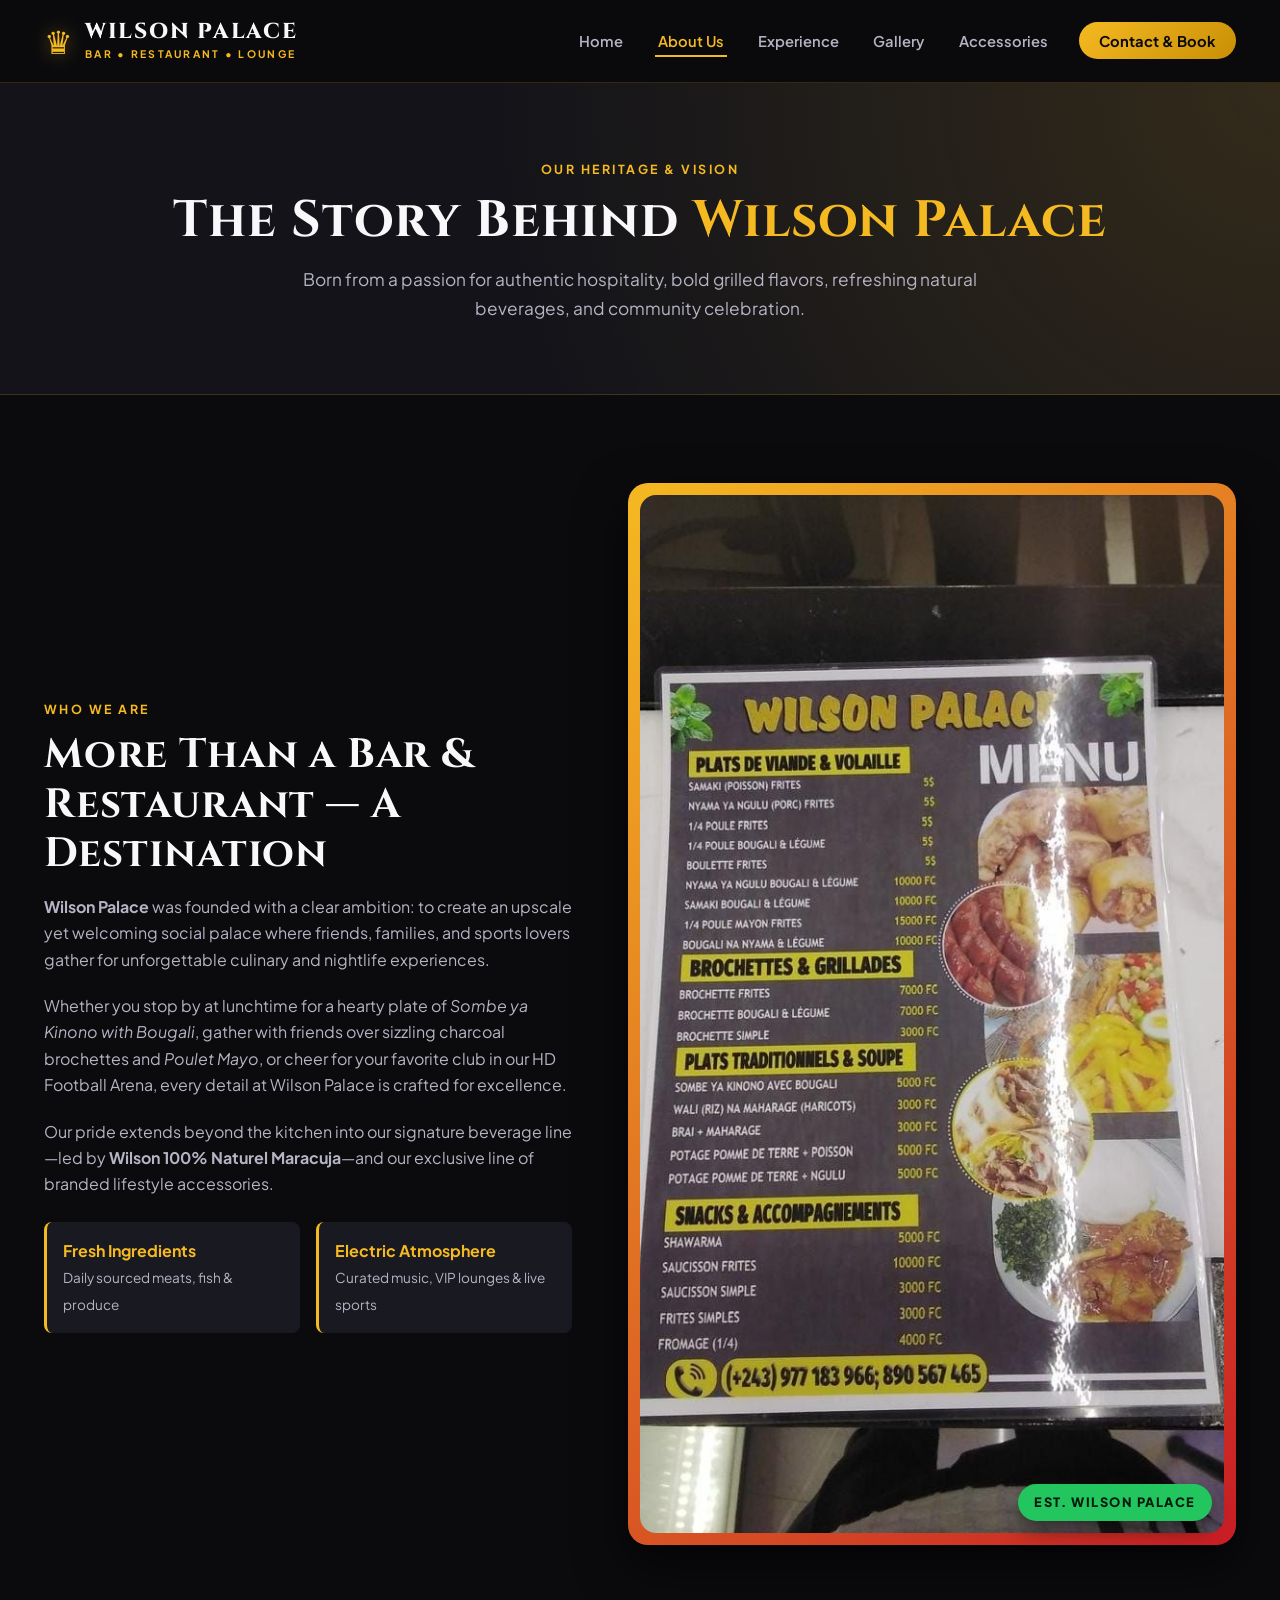
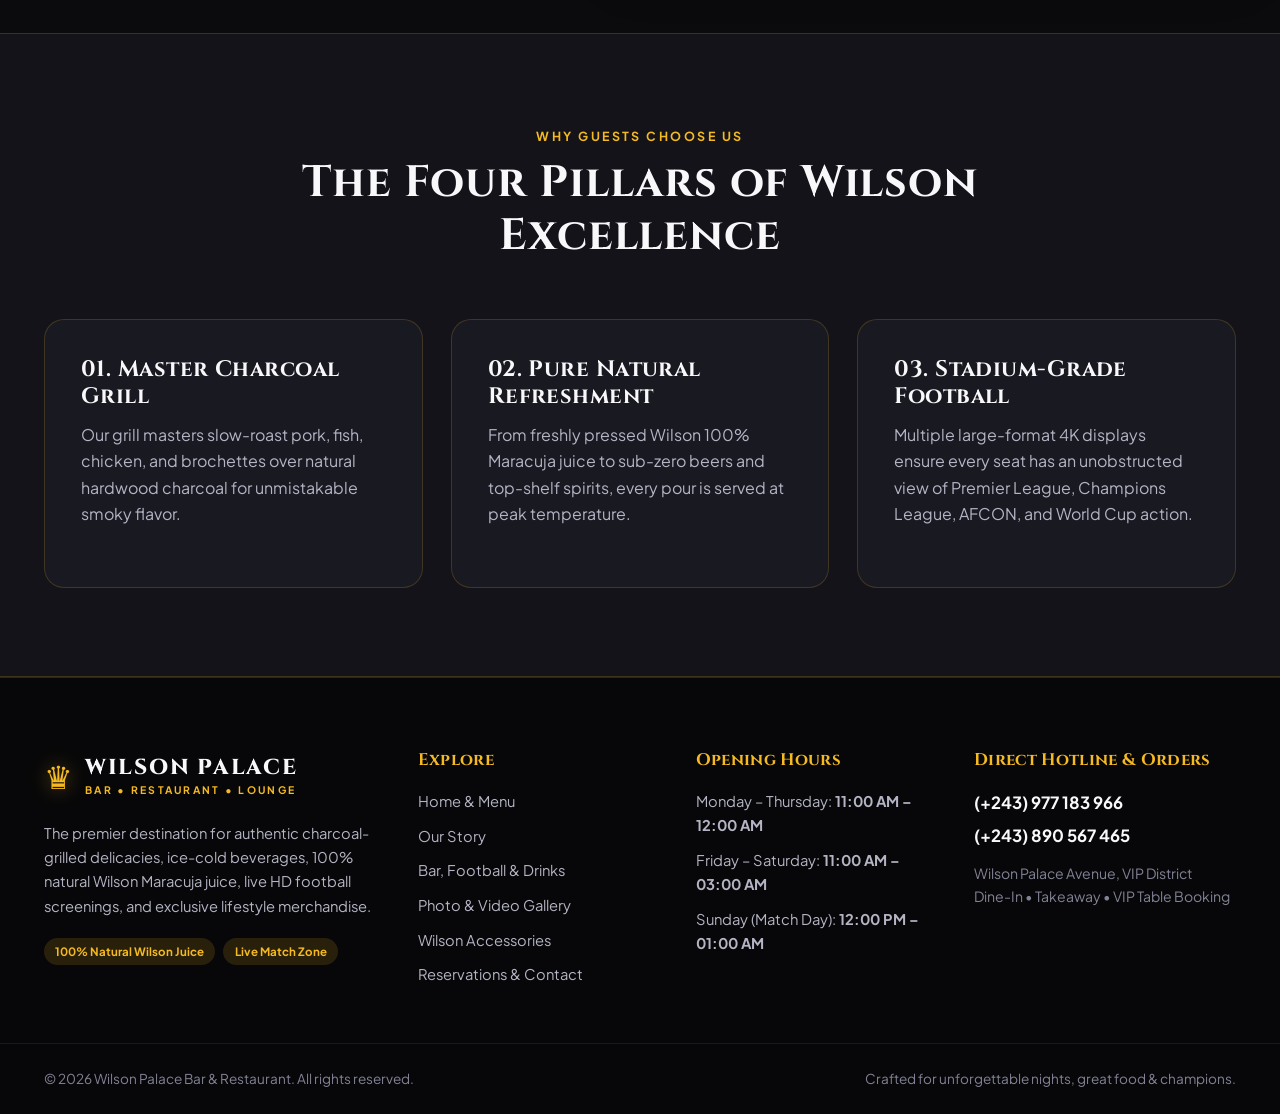
<file: about.html>
<!DOCTYPE html>
<html lang="en">
<head>
  <meta charset="UTF-8" />
  <meta name="viewport" content="width=device-width, initial-scale=1.0" />
  <meta name="description" content="Wilson Palace Bar & Restaurant — Premium grilled cuisine, signature cocktails, natural Wilson 100% Maracuja juice, live football screening lounge, and branded accessories." />
  <title>About Us — Our Story & Heritage | Wilson Palace Bar &amp; Restaurant</title>
  <link rel="preconnect" href="https://fonts.googleapis.com" />
  <link rel="preconnect" href="https://fonts.gstatic.com" crossorigin />
  <link href="https://fonts.googleapis.com/css2?family=Cinzel:wght@600;700;800&family=Plus+Jakarta+Sans:wght@300;400;500;600;700&display=swap" rel="stylesheet" />
  <link rel="stylesheet" href="styles.css" />
</head>
<body>
  <header class="site-header" id="top">
    <div class="container nav-container">
      <a href="Index.html" class="brand-logo" aria-label="Wilson Palace Home">
        <span class="crown-icon" aria-hidden="true">♛</span>
        <div class="brand-text">
          <span class="brand-name">WILSON PALACE</span>
          <span class="brand-tagline">BAR • RESTAURANT • LOUNGE</span>
        </div>
      </a>

      <button class="nav-toggle" id="navToggle" aria-label="Toggle Navigation" aria-expanded="false">
        <span></span>
        <span></span>
        <span></span>
      </button>

      <nav class="main-nav" id="mainNav">
        <ul>
          <li><a href="Index.html">Home</a></li>
          <li><a href="about.html" class="active">About Us</a></li>
          <li><a href="experience.html">Experience</a></li>
          <li><a href="gallery.html">Gallery</a></li>
          <li><a href="accessories.html">Accessories</a></li>
          <li><a href="contact me.html" class="nav-cta">Contact &amp; Book</a></li>
        </ul>
      </nav>
    </div>
  </header>

  <section class="page-banner">
    <div class="container">
      <span class="section-kicker">OUR HERITAGE &amp; VISION</span>
      <h1>The Story Behind <span class="text-gold">Wilson Palace</span></h1>
      <p>Born from a passion for authentic hospitality, bold grilled flavors, refreshing natural beverages, and community celebration.</p>
    </div>
  </section>

  <section class="section-padding">
    <div class="container split-layout">
      <div class="split-content">
        <span class="section-kicker">WHO WE ARE</span>
        <h2>More Than a Bar &amp; Restaurant — A Destination</h2>
        <p>
          <strong>Wilson Palace</strong> was founded with a clear ambition: to create an upscale yet welcoming social palace where friends, families, and sports lovers gather for unforgettable culinary and nightlife experiences.
        </p>
        <p>
          Whether you stop by at lunchtime for a hearty plate of <em>Sombe ya Kinono with Bougali</em>, gather with friends over sizzling charcoal brochettes and <em>Poulet Mayo</em>, or cheer for your favorite club in our HD Football Arena, every detail at Wilson Palace is crafted for excellence.
        </p>
        <p>
          Our pride extends beyond the kitchen into our signature beverage line—led by <strong>Wilson 100% Naturel Maracuja</strong>—and our exclusive line of branded lifestyle accessories.
        </p>

        <div class="values-row">
          <div class="value-pill">
            <strong>Fresh Ingredients</strong>
            <span>Daily sourced meats, fish &amp; produce</span>
          </div>
          <div class="value-pill">
            <strong>Electric Atmosphere</strong>
            <span>Curated music, VIP lounges &amp; live sports</span>
          </div>
        </div>
      </div>

      <div class="split-media">
        <div class="image-frame-gold">
          <img src="photo_2026-11-22_12-05-53.jpg" alt="Wilson Palace Official Menu Showcase" />
          <div class="floating-seal">EST. WILSON PALACE</div>
        </div>
      </div>
    </div>
  </section>

  <section class="section-padding dark-alt-bg">
    <div class="container">
      <div class="section-header text-center">
        <span class="section-kicker">WHY GUESTS CHOOSE US</span>
        <h2>The Four Pillars of Wilson Excellence</h2>
      </div>

      <div class="pillars-grid">
        <div class="pillar-card">
          <h3>01. Master Charcoal Grill</h3>
          <p>Our grill masters slow-roast pork, fish, chicken, and brochettes over natural hardwood charcoal for unmistakable smoky flavor.</p>
        </div>
        <div class="pillar-card">
          <h3>02. Pure Natural Refreshment</h3>
          <p>From freshly pressed Wilson 100% Maracuja juice to sub-zero beers and top-shelf spirits, every pour is served at peak temperature.</p>
        </div>
        <div class="pillar-card">
          <h3>03. Stadium-Grade Football</h3>
          <p>Multiple large-format 4K displays ensure every seat has an unobstructed view of Premier League, Champions League, AFCON, and World Cup action.</p>
        </div>
      </div>
    </div>
  </section>

  <footer class="site-footer">
    <div class="container footer-grid">
      <div class="footer-brand">
        <a href="Index.html" class="brand-logo">
          <span class="crown-icon" aria-hidden="true">♛</span>
          <div class="brand-text">
            <span class="brand-name">WILSON PALACE</span>
            <span class="brand-tagline">BAR • RESTAURANT • LOUNGE</span>
          </div>
        </a>
        <p class="footer-desc">
          The premier destination for authentic charcoal-grilled delicacies, ice-cold beverages, 100% natural Wilson Maracuja juice, live HD football screenings, and exclusive lifestyle merchandise.
        </p>
        <div class="footer-badges">
          <span class="badge-pill">100% Natural Wilson Juice</span>
          <span class="badge-pill">Live Match Zone</span>
        </div>
      </div>

      <div class="footer-links">
        <h4>Explore</h4>
        <ul>
          <li><a href="Index.html">Home &amp; Menu</a></li>
          <li><a href="about.html">Our Story</a></li>
          <li><a href="experience.html">Bar, Football &amp; Drinks</a></li>
          <li><a href="gallery.html">Photo &amp; Video Gallery</a></li>
          <li><a href="accessories.html">Wilson Accessories</a></li>
          <li><a href="contact me.html">Reservations &amp; Contact</a></li>
        </ul>
      </div>

      <div class="footer-hours">
        <h4>Opening Hours</h4>
        <ul>
          <li><span>Monday – Thursday:</span> <strong>11:00 AM – 12:00 AM</strong></li>
          <li><span>Friday – Saturday:</span> <strong>11:00 AM – 03:00 AM</strong></li>
          <li><span>Sunday (Match Day):</span> <strong>12:00 PM – 01:00 AM</strong></li>
        </ul>
      </div>

      <div class="footer-contact">
        <h4>Direct Hotline &amp; Orders</h4>
        <p class="hotline-number"><a href="tel:+243977183966">(+243) 977 183 966</a></p>
        <p class="hotline-number"><a href="tel:+243890567465">(+243) 890 567 465</a></p>
        <p class="footer-address">Wilson Palace Avenue, VIP District<br />Dine-In • Takeaway • VIP Table Booking</p>
      </div>
    </div>

    <div class="footer-bottom">
      <div class="container footer-bottom-inner">
        <p>&copy; 2026 Wilson Palace Bar &amp; Restaurant. All rights reserved.</p>
        <p>Crafted for unforgettable nights, great food &amp; champions.</p>
      </div>
    </div>
  </footer>

  <script>
    const navToggle = document.getElementById('navToggle');
    const mainNav = document.getElementById('mainNav');
    if (navToggle && mainNav) {
      navToggle.addEventListener('click', () => {
        const expanded = navToggle.getAttribute('aria-expanded') === 'true';
        navToggle.setAttribute('aria-expanded', !expanded);
        mainNav.classList.toggle('open');
        navToggle.classList.toggle('open');
      });
    }

    window.addEventListener('scroll', () => {
      const header = document.querySelector('.site-header');
      if (header) {
        header.classList.toggle('scrolled', window.scrollY > 30);
      }
    });
  </script>
</body>
</html>
</file>
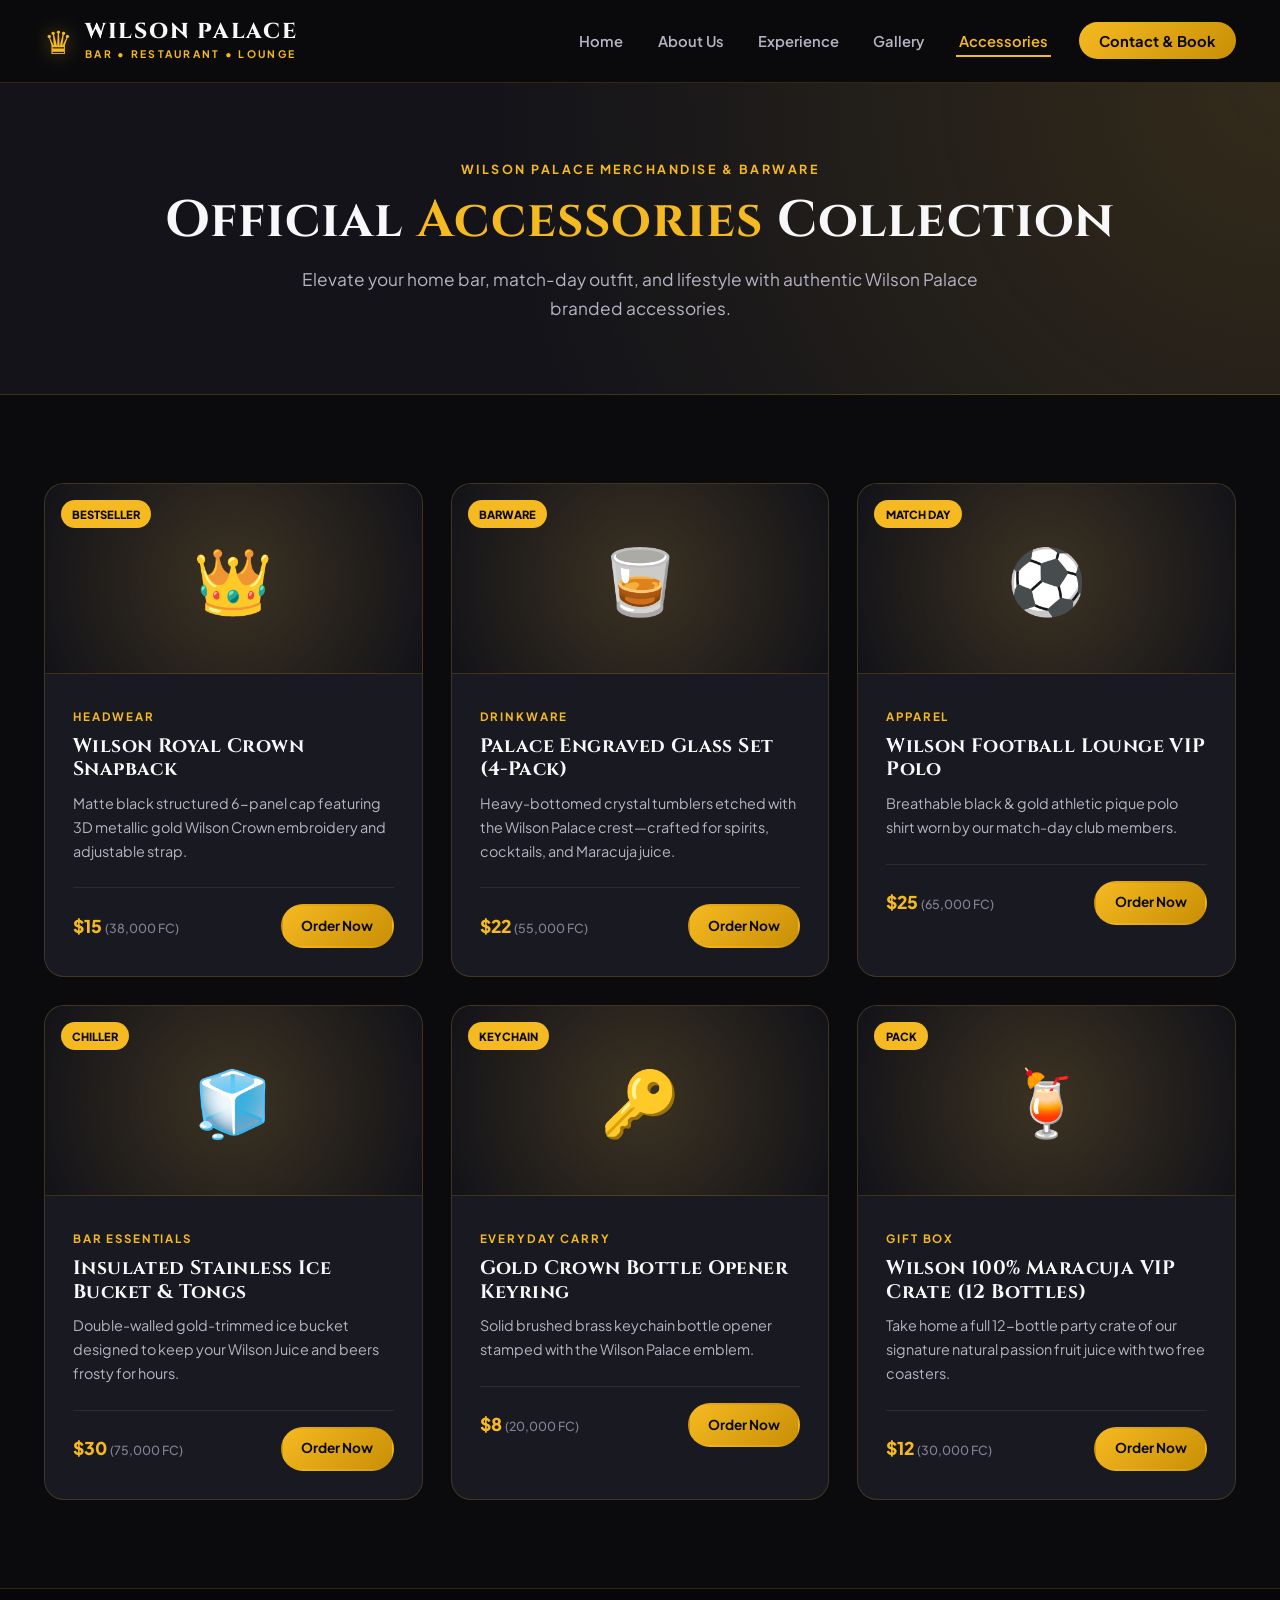
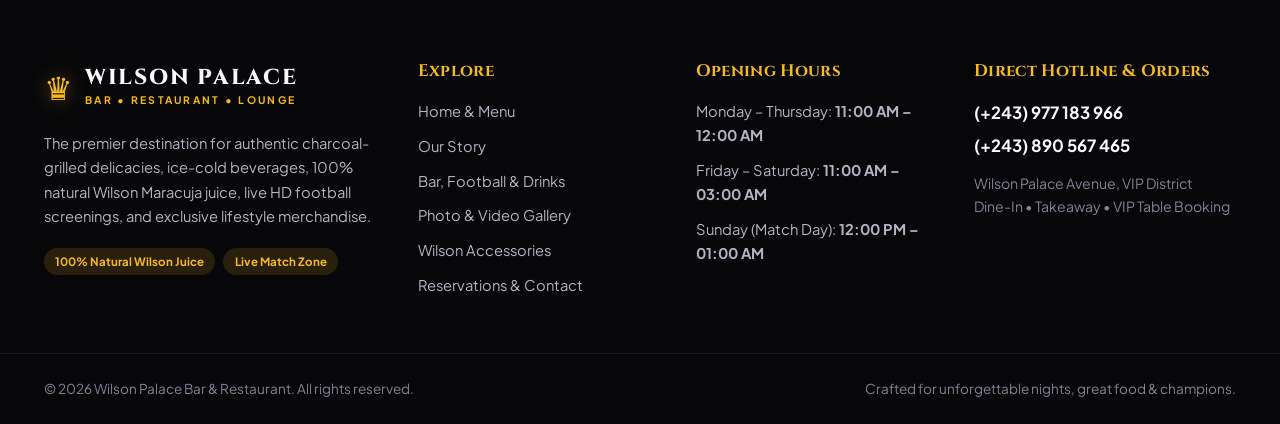
<file: accessories.html>
<!DOCTYPE html>
<html lang="en">
<head>
  <meta charset="UTF-8" />
  <meta name="viewport" content="width=device-width, initial-scale=1.0" />
  <meta name="description" content="Wilson Palace Bar & Restaurant — Premium grilled cuisine, signature cocktails, natural Wilson 100% Maracuja juice, live football screening lounge, and branded accessories." />
  <title>Accessories — Official Wilson Palace Store | Wilson Palace Bar &amp; Restaurant</title>
  <link rel="preconnect" href="https://fonts.googleapis.com" />
  <link rel="preconnect" href="https://fonts.gstatic.com" crossorigin />
  <link href="https://fonts.googleapis.com/css2?family=Cinzel:wght@600;700;800&family=Plus+Jakarta+Sans:wght@300;400;500;600;700&display=swap" rel="stylesheet" />
  <link rel="stylesheet" href="styles.css" />
</head>
<body>
  <header class="site-header" id="top">
    <div class="container nav-container">
      <a href="Index.html" class="brand-logo" aria-label="Wilson Palace Home">
        <span class="crown-icon" aria-hidden="true">♛</span>
        <div class="brand-text">
          <span class="brand-name">WILSON PALACE</span>
          <span class="brand-tagline">BAR • RESTAURANT • LOUNGE</span>
        </div>
      </a>

      <button class="nav-toggle" id="navToggle" aria-label="Toggle Navigation" aria-expanded="false">
        <span></span>
        <span></span>
        <span></span>
      </button>

      <nav class="main-nav" id="mainNav">
        <ul>
          <li><a href="Index.html">Home</a></li>
          <li><a href="about.html">About Us</a></li>
          <li><a href="experience.html">Experience</a></li>
          <li><a href="gallery.html">Gallery</a></li>
          <li><a href="accessories.html" class="active">Accessories</a></li>
          <li><a href="contact me.html" class="nav-cta">Contact &amp; Book</a></li>
        </ul>
      </nav>
    </div>
  </header>

  <section class="page-banner">
    <div class="container">
      <span class="section-kicker">WILSON PALACE MERCHANDISE &amp; BARWARE</span>
      <h1>Official <span class="text-gold">Accessories</span> Collection</h1>
      <p>Elevate your home bar, match-day outfit, and lifestyle with authentic Wilson Palace branded accessories.</p>
    </div>
  </section>

  <section class="section-padding">
    <div class="container">
      <div class="products-grid">
        <article class="product-card">
          <div class="product-visual">
            <span class="product-badge">BESTSELLER</span>
            <div class="product-emoji">👑</div>
          </div>
          <div class="product-body">
            <span class="product-cat">HEADWEAR</span>
            <h3>Wilson Royal Crown Snapback</h3>
            <p>Matte black structured 6-panel cap featuring 3D metallic gold Wilson Crown embroidery and adjustable strap.</p>
            <div class="product-footer">
              <span class="product-price">$15 <small>(38,000 FC)</small></span>
              <a href="contact me.html?item=Royal+Crown+Snapback" class="btn btn-sm btn-primary">Order Now</a>
            </div>
          </div>
        </article>

        <article class="product-card">
          <div class="product-visual">
            <span class="product-badge">BARWARE</span>
            <div class="product-emoji">🥃</div>
          </div>
          <div class="product-body">
            <span class="product-cat">DRINKWARE</span>
            <h3>Palace Engraved Glass Set (4-Pack)</h3>
            <p>Heavy-bottomed crystal tumblers etched with the Wilson Palace crest—crafted for spirits, cocktails, and Maracuja juice.</p>
            <div class="product-footer">
              <span class="product-price">$22 <small>(55,000 FC)</small></span>
              <a href="contact me.html?item=Engraved+Glass+Set" class="btn btn-sm btn-primary">Order Now</a>
            </div>
          </div>
        </article>

        <article class="product-card">
          <div class="product-visual">
            <span class="product-badge">MATCH DAY</span>
            <div class="product-emoji">⚽</div>
          </div>
          <div class="product-body">
            <span class="product-cat">APPAREL</span>
            <h3>Wilson Football Lounge VIP Polo</h3>
            <p>Breathable black &amp; gold athletic pique polo shirt worn by our match-day club members.</p>
            <div class="product-footer">
              <span class="product-price">$25 <small>(65,000 FC)</small></span>
              <a href="contact me.html?item=Football+Lounge+VIP+Polo" class="btn btn-sm btn-primary">Order Now</a>
            </div>
          </div>
        </article>

        <article class="product-card">
          <div class="product-visual">
            <span class="product-badge">CHILLER</span>
            <div class="product-emoji">🧊</div>
          </div>
          <div class="product-body">
            <span class="product-cat">BAR ESSENTIALS</span>
            <h3>Insulated Stainless Ice Bucket &amp; Tongs</h3>
            <p>Double-walled gold-trimmed ice bucket designed to keep your Wilson Juice and beers frosty for hours.</p>
            <div class="product-footer">
              <span class="product-price">$30 <small>(75,000 FC)</small></span>
              <a href="contact me.html?item=Insulated+Ice+Bucket" class="btn btn-sm btn-primary">Order Now</a>
            </div>
          </div>
        </article>

        <article class="product-card">
          <div class="product-visual">
            <span class="product-badge">KEYCHAIN</span>
            <div class="product-emoji">🔑</div>
          </div>
          <div class="product-body">
            <span class="product-cat">EVERYDAY CARRY</span>
            <h3>Gold Crown Bottle Opener Keyring</h3>
            <p>Solid brushed brass keychain bottle opener stamped with the Wilson Palace emblem.</p>
            <div class="product-footer">
              <span class="product-price">$8 <small>(20,000 FC)</small></span>
              <a href="contact me.html?item=Bottle+Opener+Keyring" class="btn btn-sm btn-primary">Order Now</a>
            </div>
          </div>
        </article>

        <article class="product-card">
          <div class="product-visual">
            <span class="product-badge">PACK</span>
            <div class="product-emoji">🍹</div>
          </div>
          <div class="product-body">
            <span class="product-cat">GIFT BOX</span>
            <h3>Wilson 100% Maracuja VIP Crate (12 Bottles)</h3>
            <p>Take home a full 12-bottle party crate of our signature natural passion fruit juice with two free coasters.</p>
            <div class="product-footer">
              <span class="product-price">$12 <small>(30,000 FC)</small></span>
              <a href="contact me.html?item=Maracuja+VIP+Crate" class="btn btn-sm btn-primary">Order Now</a>
            </div>
          </div>
        </article>
      </div>
    </div>
  </section>

  <footer class="site-footer">
    <div class="container footer-grid">
      <div class="footer-brand">
        <a href="Index.html" class="brand-logo">
          <span class="crown-icon" aria-hidden="true">♛</span>
          <div class="brand-text">
            <span class="brand-name">WILSON PALACE</span>
            <span class="brand-tagline">BAR • RESTAURANT • LOUNGE</span>
          </div>
        </a>
        <p class="footer-desc">
          The premier destination for authentic charcoal-grilled delicacies, ice-cold beverages, 100% natural Wilson Maracuja juice, live HD football screenings, and exclusive lifestyle merchandise.
        </p>
        <div class="footer-badges">
          <span class="badge-pill">100% Natural Wilson Juice</span>
          <span class="badge-pill">Live Match Zone</span>
        </div>
      </div>

      <div class="footer-links">
        <h4>Explore</h4>
        <ul>
          <li><a href="Index.html">Home &amp; Menu</a></li>
          <li><a href="about.html">Our Story</a></li>
          <li><a href="experience.html">Bar, Football &amp; Drinks</a></li>
          <li><a href="gallery.html">Photo &amp; Video Gallery</a></li>
          <li><a href="accessories.html">Wilson Accessories</a></li>
          <li><a href="contact me.html">Reservations &amp; Contact</a></li>
        </ul>
      </div>

      <div class="footer-hours">
        <h4>Opening Hours</h4>
        <ul>
          <li><span>Monday – Thursday:</span> <strong>11:00 AM – 12:00 AM</strong></li>
          <li><span>Friday – Saturday:</span> <strong>11:00 AM – 03:00 AM</strong></li>
          <li><span>Sunday (Match Day):</span> <strong>12:00 PM – 01:00 AM</strong></li>
        </ul>
      </div>

      <div class="footer-contact">
        <h4>Direct Hotline &amp; Orders</h4>
        <p class="hotline-number"><a href="tel:+243977183966">(+243) 977 183 966</a></p>
        <p class="hotline-number"><a href="tel:+243890567465">(+243) 890 567 465</a></p>
        <p class="footer-address">Wilson Palace Avenue, VIP District<br />Dine-In • Takeaway • VIP Table Booking</p>
      </div>
    </div>

    <div class="footer-bottom">
      <div class="container footer-bottom-inner">
        <p>&copy; 2026 Wilson Palace Bar &amp; Restaurant. All rights reserved.</p>
        <p>Crafted for unforgettable nights, great food &amp; champions.</p>
      </div>
    </div>
  </footer>

  <script>
    const navToggle = document.getElementById('navToggle');
    const mainNav = document.getElementById('mainNav');
    if (navToggle && mainNav) {
      navToggle.addEventListener('click', () => {
        const expanded = navToggle.getAttribute('aria-expanded') === 'true';
        navToggle.setAttribute('aria-expanded', !expanded);
        mainNav.classList.toggle('open');
        navToggle.classList.toggle('open');
      });
    }

    window.addEventListener('scroll', () => {
      const header = document.querySelector('.site-header');
      if (header) {
        header.classList.toggle('scrolled', window.scrollY > 30);
      }
    });
  </script>
</body>
</html>
</file>
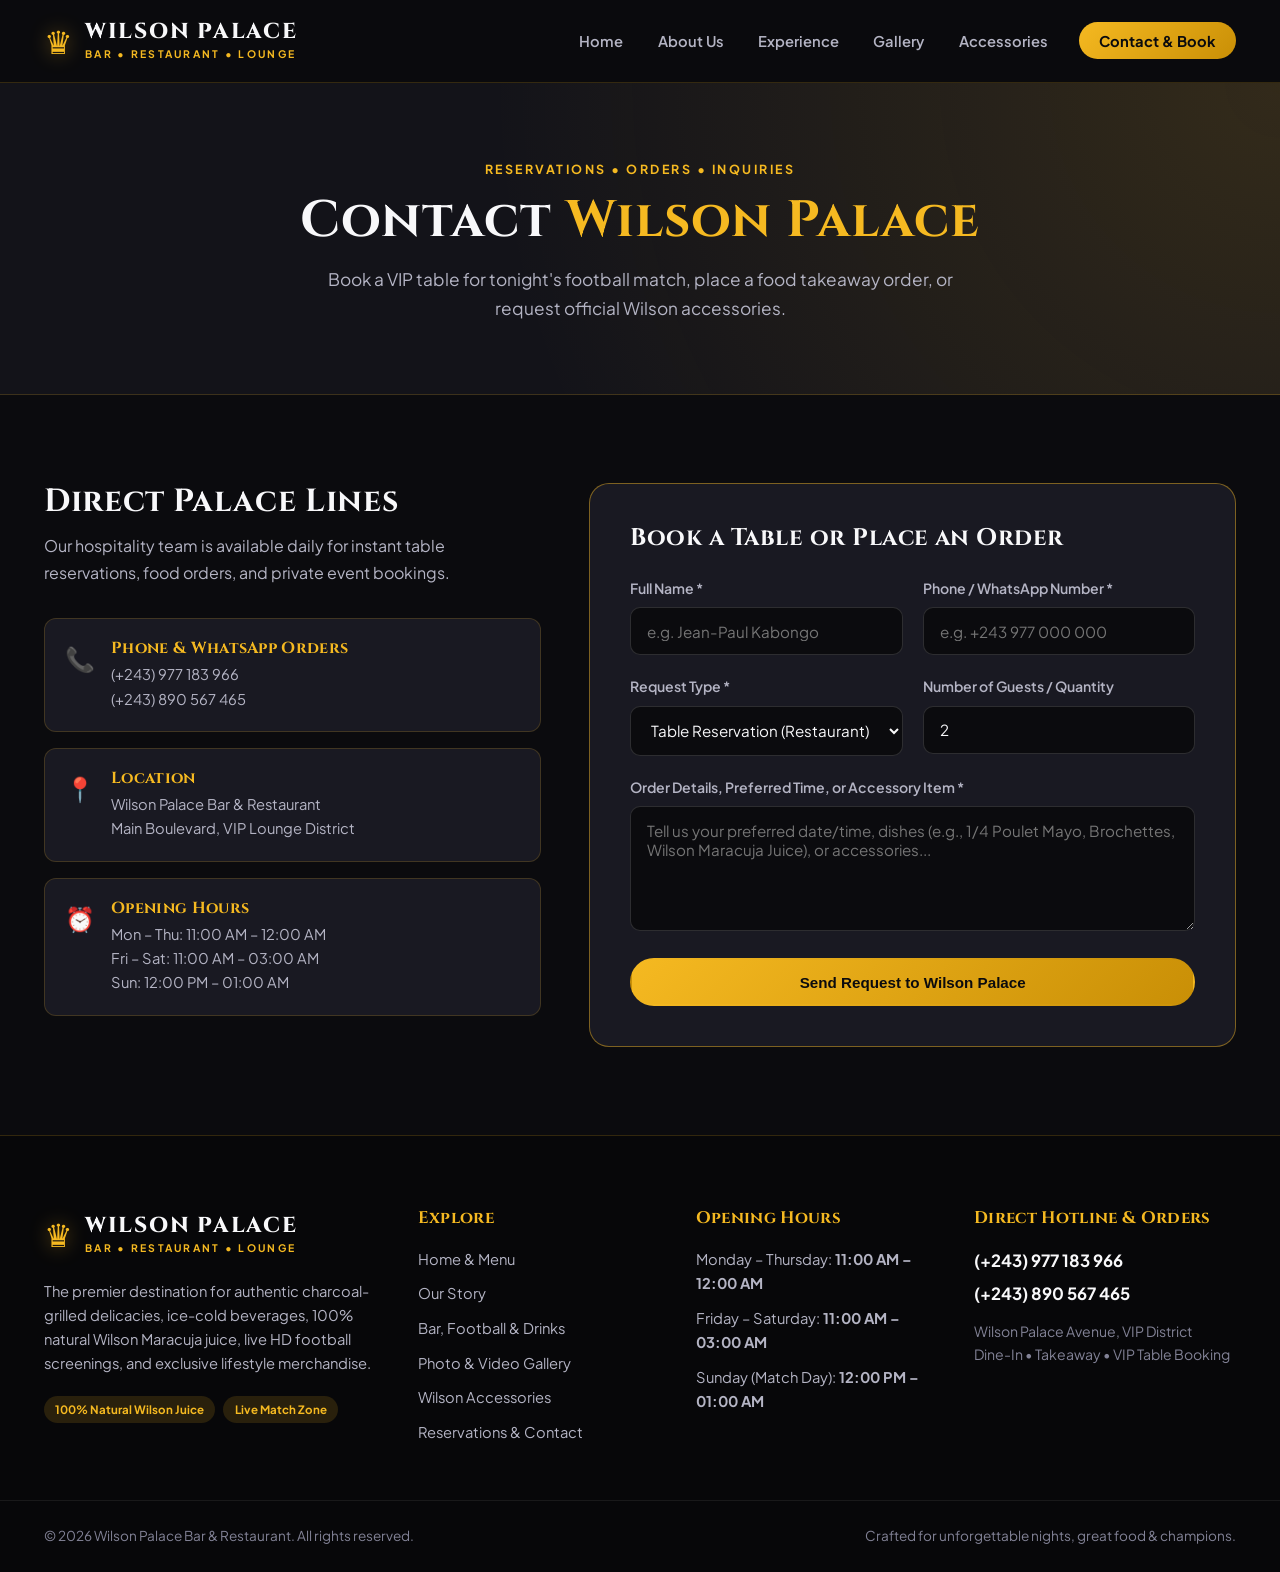
<file: contact me.html>
<!DOCTYPE html>
<html lang="en">
<head>
  <meta charset="UTF-8" />
  <meta name="viewport" content="width=device-width, initial-scale=1.0" />
  <meta name="description" content="Wilson Palace Bar & Restaurant — Premium grilled cuisine, signature cocktails, natural Wilson 100% Maracuja juice, live football screening lounge, and branded accessories." />
  <title>Contact & Reservations — Wilson Palace | Wilson Palace Bar &amp; Restaurant</title>
  <link rel="preconnect" href="https://fonts.googleapis.com" />
  <link rel="preconnect" href="https://fonts.gstatic.com" crossorigin />
  <link href="https://fonts.googleapis.com/css2?family=Cinzel:wght@600;700;800&family=Plus+Jakarta+Sans:wght@300;400;500;600;700&display=swap" rel="stylesheet" />
  <link rel="stylesheet" href="styles.css" />
</head>
<body>
  <header class="site-header" id="top">
    <div class="container nav-container">
      <a href="Index.html" class="brand-logo" aria-label="Wilson Palace Home">
        <span class="crown-icon" aria-hidden="true">♛</span>
        <div class="brand-text">
          <span class="brand-name">WILSON PALACE</span>
          <span class="brand-tagline">BAR • RESTAURANT • LOUNGE</span>
        </div>
      </a>

      <button class="nav-toggle" id="navToggle" aria-label="Toggle Navigation" aria-expanded="false">
        <span></span>
        <span></span>
        <span></span>
      </button>

      <nav class="main-nav" id="mainNav">
        <ul>
          <li><a href="Index.html">Home</a></li>
          <li><a href="about.html">About Us</a></li>
          <li><a href="experience.html">Experience</a></li>
          <li><a href="gallery.html">Gallery</a></li>
          <li><a href="accessories.html">Accessories</a></li>
          <li><a href="contact me.html" class="nav-cta active">Contact &amp; Book</a></li>
        </ul>
      </nav>
    </div>
  </header>

  <section class="page-banner">
    <div class="container">
      <span class="section-kicker">RESERVATIONS • ORDERS • INQUIRIES</span>
      <h1>Contact <span class="text-gold">Wilson Palace</span></h1>
      <p>Book a VIP table for tonight's football match, place a food takeaway order, or request official Wilson accessories.</p>
    </div>
  </section>

  <section class="section-padding">
    <div class="container contact-layout">
      <div class="contact-info-panel">
        <h2>Direct Palace Lines</h2>
        <p>Our hospitality team is available daily for instant table reservations, food orders, and private event bookings.</p>

        <div class="info-card">
          <span class="info-icon">📞</span>
          <div>
            <h4>Phone &amp; WhatsApp Orders</h4>
            <p><a href="tel:+243977183966">(+243) 977 183 966</a></p>
            <p><a href="tel:+243890567465">(+243) 890 567 465</a></p>
          </div>
        </div>

        <div class="info-card">
          <span class="info-icon">📍</span>
          <div>
            <h4>Location</h4>
            <p>Wilson Palace Bar &amp; Restaurant<br />Main Boulevard, VIP Lounge District</p>
          </div>
        </div>

        <div class="info-card">
          <span class="info-icon">⏰</span>
          <div>
            <h4>Opening Hours</h4>
            <p>Mon – Thu: 11:00 AM – 12:00 AM<br />Fri – Sat: 11:00 AM – 03:00 AM<br />Sun: 12:00 PM – 01:00 AM</p>
          </div>
        </div>
      </div>

      <div class="contact-form-card">
        <h2>Book a Table or Place an Order</h2>
        <form id="palaceContactForm" class="palace-form">
          <div class="form-row">
            <div class="form-group">
              <label for="fullName">Full Name *</label>
              <input type="text" id="fullName" name="fullName" placeholder="e.g. Jean-Paul Kabongo" required />
            </div>
            <div class="form-group">
              <label for="phone">Phone / WhatsApp Number *</label>
              <input type="tel" id="phone" name="phone" placeholder="e.g. +243 977 000 000" required />
            </div>
          </div>

          <div class="form-row">
            <div class="form-group">
              <label for="serviceType">Request Type *</label>
              <select id="serviceType" name="serviceType" required>
                <option value="Table Reservation (Restaurant)">Table Reservation (Restaurant)</option>
                <option value="Live Football VIP Lounge Booking">Live Football VIP Lounge Booking</option>
                <option value="Food & Drinks Takeaway Order">Food &amp; Drinks Takeaway Order</option>
                <option value="Wilson Accessories Purchase">Wilson Accessories Purchase</option>
                <option value="Private Party / Event Hosting">Private Party / Event Hosting</option>
              </select>
            </div>
            <div class="form-group">
              <label for="guests">Number of Guests / Quantity</label>
              <input type="number" id="guests" name="guests" min="1" max="100" value="2" />
            </div>
          </div>

          <div class="form-group">
            <label for="message">Order Details, Preferred Time, or Accessory Item *</label>
            <textarea id="message" name="message" rows="5" placeholder="Tell us your preferred date/time, dishes (e.g., 1/4 Poulet Mayo, Brochettes, Wilson Maracuja Juice), or accessories..." required></textarea>
          </div>

          <button type="submit" class="btn btn-primary btn-full">Send Request to Wilson Palace</button>
          <div id="formFeedback" class="form-feedback" aria-live="polite"></div>
        </form>
      </div>
    </div>
  </section>

  <script>
    const params = new URLSearchParams(window.location.search);
    const itemParam = params.get('item');
    if (itemParam) {
      const serviceSelect = document.getElementById('serviceType');
      const messageBox = document.getElementById('message');
      if (serviceSelect) serviceSelect.value = 'Wilson Accessories Purchase';
      if (messageBox) messageBox.value = `Hello Wilson Palace, I would like to order the following accessory: ${itemParam}.`;
    }

    const form = document.getElementById('palaceContactForm');
    const feedback = document.getElementById('formFeedback');
    if (form) {
      form.addEventListener('submit', (e) => {
        e.preventDefault();
        const name = document.getElementById('fullName').value;
        const service = document.getElementById('serviceType').value;
        feedback.innerHTML = `<strong>Thank you, ${name}!</strong> Your request for <em>${service}</em> has been prepared. For immediate confirmation, you may also call <strong>(+243) 977 183 966</strong>.`;
        feedback.classList.add('visible');
        form.reset();
      });
    }
  </script>

  <footer class="site-footer">
    <div class="container footer-grid">
      <div class="footer-brand">
        <a href="Index.html" class="brand-logo">
          <span class="crown-icon" aria-hidden="true">♛</span>
          <div class="brand-text">
            <span class="brand-name">WILSON PALACE</span>
            <span class="brand-tagline">BAR • RESTAURANT • LOUNGE</span>
          </div>
        </a>
        <p class="footer-desc">
          The premier destination for authentic charcoal-grilled delicacies, ice-cold beverages, 100% natural Wilson Maracuja juice, live HD football screenings, and exclusive lifestyle merchandise.
        </p>
        <div class="footer-badges">
          <span class="badge-pill">100% Natural Wilson Juice</span>
          <span class="badge-pill">Live Match Zone</span>
        </div>
      </div>

      <div class="footer-links">
        <h4>Explore</h4>
        <ul>
          <li><a href="Index.html">Home &amp; Menu</a></li>
          <li><a href="about.html">Our Story</a></li>
          <li><a href="experience.html">Bar, Football &amp; Drinks</a></li>
          <li><a href="gallery.html">Photo &amp; Video Gallery</a></li>
          <li><a href="accessories.html">Wilson Accessories</a></li>
          <li><a href="contact me.html">Reservations &amp; Contact</a></li>
        </ul>
      </div>

      <div class="footer-hours">
        <h4>Opening Hours</h4>
        <ul>
          <li><span>Monday – Thursday:</span> <strong>11:00 AM – 12:00 AM</strong></li>
          <li><span>Friday – Saturday:</span> <strong>11:00 AM – 03:00 AM</strong></li>
          <li><span>Sunday (Match Day):</span> <strong>12:00 PM – 01:00 AM</strong></li>
        </ul>
      </div>

      <div class="footer-contact">
        <h4>Direct Hotline &amp; Orders</h4>
        <p class="hotline-number"><a href="tel:+243977183966">(+243) 977 183 966</a></p>
        <p class="hotline-number"><a href="tel:+243890567465">(+243) 890 567 465</a></p>
        <p class="footer-address">Wilson Palace Avenue, VIP District<br />Dine-In • Takeaway • VIP Table Booking</p>
      </div>
    </div>

    <div class="footer-bottom">
      <div class="container footer-bottom-inner">
        <p>&copy; 2026 Wilson Palace Bar &amp; Restaurant. All rights reserved.</p>
        <p>Crafted for unforgettable nights, great food &amp; champions.</p>
      </div>
    </div>
  </footer>

  <script>
    const navToggle = document.getElementById('navToggle');
    const mainNav = document.getElementById('mainNav');
    if (navToggle && mainNav) {
      navToggle.addEventListener('click', () => {
        const expanded = navToggle.getAttribute('aria-expanded') === 'true';
        navToggle.setAttribute('aria-expanded', !expanded);
        mainNav.classList.toggle('open');
        navToggle.classList.toggle('open');
      });
    }

    window.addEventListener('scroll', () => {
      const header = document.querySelector('.site-header');
      if (header) {
        header.classList.toggle('scrolled', window.scrollY > 30);
      }
    });
  </script>
</body>
</html>
</file>
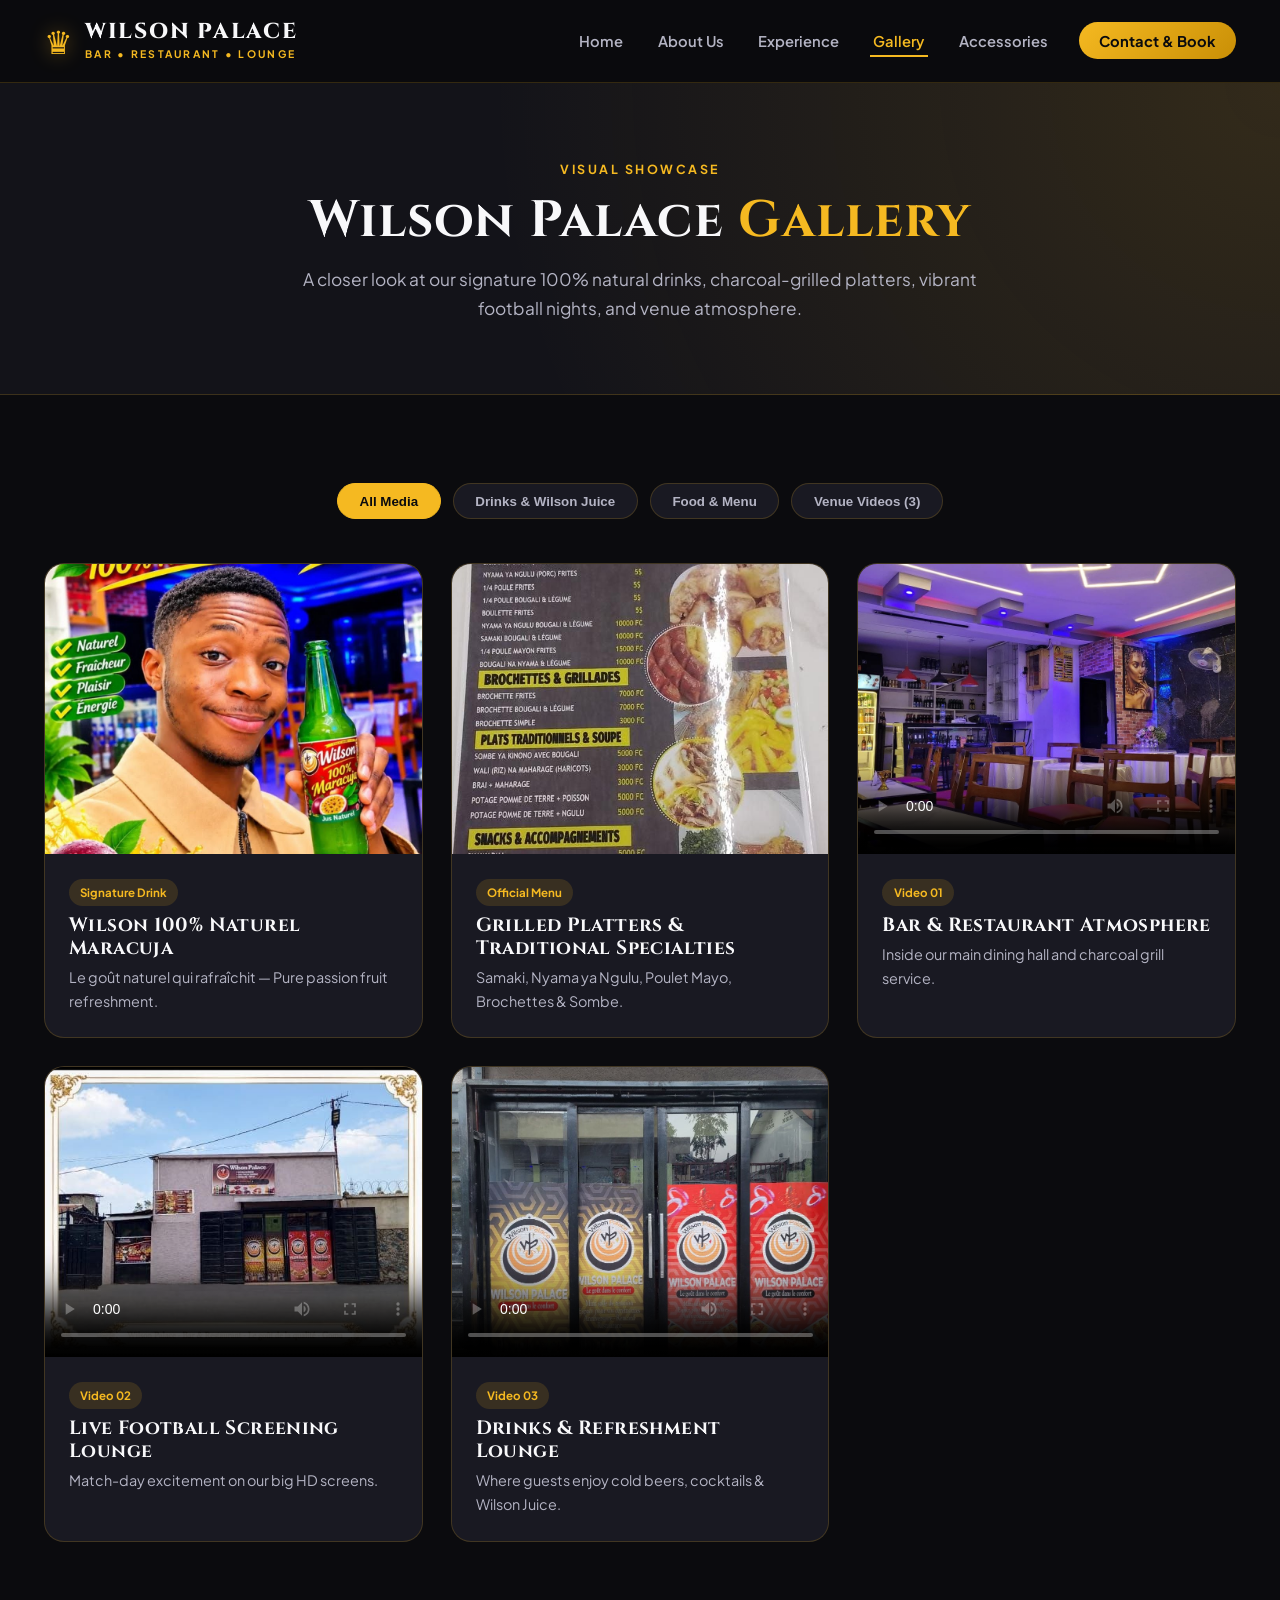
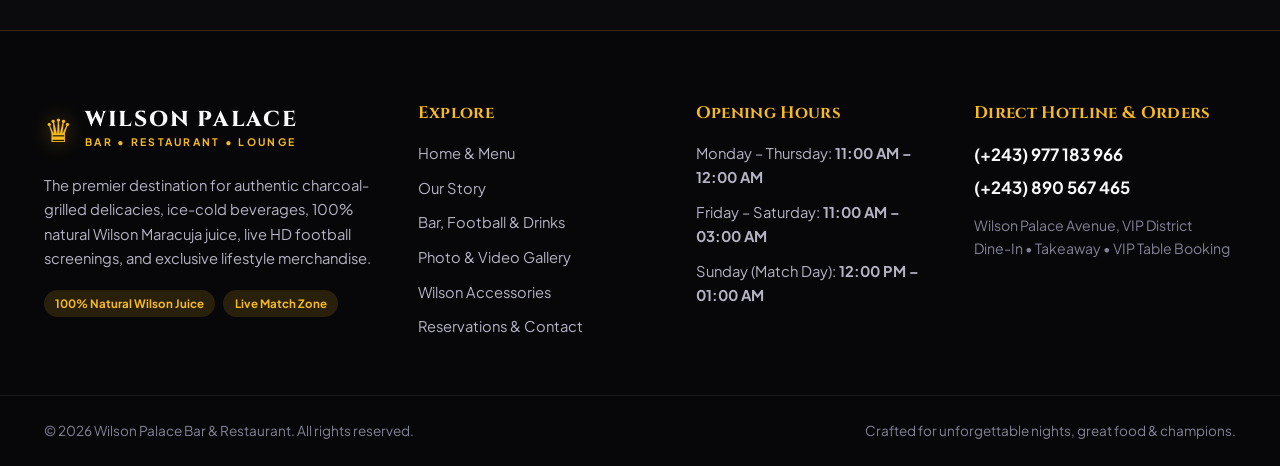
<file: gallery.html>
<!DOCTYPE html>
<html lang="en">
<head>
  <meta charset="UTF-8" />
  <meta name="viewport" content="width=device-width, initial-scale=1.0" />
  <meta name="description" content="Wilson Palace Bar & Restaurant — Premium grilled cuisine, signature cocktails, natural Wilson 100% Maracuja juice, live football screening lounge, and branded accessories." />
  <title>Gallery — Photos & Videos of Wilson Palace | Wilson Palace Bar &amp; Restaurant</title>
  <link rel="preconnect" href="https://fonts.googleapis.com" />
  <link rel="preconnect" href="https://fonts.gstatic.com" crossorigin />
  <link href="https://fonts.googleapis.com/css2?family=Cinzel:wght@600;700;800&family=Plus+Jakarta+Sans:wght@300;400;500;600;700&display=swap" rel="stylesheet" />
  <link rel="stylesheet" href="styles.css" />
</head>
<body>
  <header class="site-header" id="top">
    <div class="container nav-container">
      <a href="Index.html" class="brand-logo" aria-label="Wilson Palace Home">
        <span class="crown-icon" aria-hidden="true">♛</span>
        <div class="brand-text">
          <span class="brand-name">WILSON PALACE</span>
          <span class="brand-tagline">BAR • RESTAURANT • LOUNGE</span>
        </div>
      </a>

      <button class="nav-toggle" id="navToggle" aria-label="Toggle Navigation" aria-expanded="false">
        <span></span>
        <span></span>
        <span></span>
      </button>

      <nav class="main-nav" id="mainNav">
        <ul>
          <li><a href="Index.html">Home</a></li>
          <li><a href="about.html">About Us</a></li>
          <li><a href="experience.html">Experience</a></li>
          <li><a href="gallery.html" class="active">Gallery</a></li>
          <li><a href="accessories.html">Accessories</a></li>
          <li><a href="contact me.html" class="nav-cta">Contact &amp; Book</a></li>
        </ul>
      </nav>
    </div>
  </header>

  <section class="page-banner">
    <div class="container">
      <span class="section-kicker">VISUAL SHOWCASE</span>
      <h1>Wilson Palace <span class="text-gold">Gallery</span></h1>
      <p>A closer look at our signature 100% natural drinks, charcoal-grilled platters, vibrant football nights, and venue atmosphere.</p>
    </div>
  </section>

  <section class="section-padding">
    <div class="container">
      <div class="filter-bar" role="tablist" aria-label="Gallery Categories">
        <button class="filter-btn active" data-filter="all">All Media</button>
        <button class="filter-btn" data-filter="drinks">Drinks &amp; Wilson Juice</button>
        <button class="filter-btn" data-filter="food">Food &amp; Menu</button>
        <button class="filter-btn" data-filter="videos">Venue Videos (3)</button>
      </div>

      <div class="gallery-grid" id="galleryGrid">
        <div class="gallery-item" data-category="drinks">
          <img src="wilson .jpg" alt="Wilson 100% Naturel Maracuja Juice Bottle" />
          <div class="gallery-caption">
            <span class="badge-pill">Signature Drink</span>
            <h3>Wilson 100% Naturel Maracuja</h3>
            <p>Le goût naturel qui rafraîchit — Pure passion fruit refreshment.</p>
          </div>
        </div>

        <div class="gallery-item" data-category="food">
          <img src="photo_2026-11-22_12-05-53.jpg" alt="Wilson Palace Official Food Menu" />
          <div class="gallery-caption">
            <span class="badge-pill">Official Menu</span>
            <h3>Grilled Platters &amp; Traditional Specialties</h3>
            <p>Samaki, Nyama ya Ngulu, Poulet Mayo, Brochettes &amp; Sombe.</p>
          </div>
        </div>

        <div class="gallery-item video-card-item" data-category="videos">
          <video controls preload="metadata" poster="photo_2026-11-22_12-06-09.jpg">
            <source src="video_2026-11-22_13-03-47.mp4" type="video/mp4" />
          </video>
          <div class="gallery-caption">
            <span class="badge-pill">Video 01</span>
            <h3>Bar &amp; Restaurant Atmosphere</h3>
            <p>Inside our main dining hall and charcoal grill service.</p>
          </div>
        </div>

        <div class="gallery-item video-card-item" data-category="videos">
          <video controls preload="metadata" poster="photo_2026-11-22_18-20-39.jpg">
            <source src="video_2026-11-22_13-03-42.mp4" type="video/mp4" />
          </video>
          <div class="gallery-caption">
            <span class="badge-pill">Video 02</span>
            <h3>Live Football Screening Lounge</h3>
            <p>Match-day excitement on our big HD screens.</p>
          </div>
        </div>

        <div class="gallery-item video-card-item" data-category="videos">
          <video controls preload="metadata" poster="photo_2026-11-22_12-07-15.jpg">
            <source src="video_2026-11-22_18-02-40.mp4" type="video/mp4" />
          </video>
          <div class="gallery-caption">
            <span class="badge-pill">Video 03</span>
            <h3>Drinks &amp; Refreshment Lounge</h3>
            <p>Where guests enjoy cold beers, cocktails &amp; Wilson Juice.</p>
          </div>
        </div>
      </div>
    </div>
  </section>

  <script>
    const filterBtns = document.querySelectorAll('.filter-btn');
    const galleryItems = document.querySelectorAll('.gallery-item');

    filterBtns.forEach(btn => {
      btn.addEventListener('click', () => {
        filterBtns.forEach(b => b.classList.remove('active'));
        btn.classList.add('active');
        const filter = btn.getAttribute('data-filter');

        galleryItems.forEach(item => {
          if (filter === 'all' || item.getAttribute('data-category') === filter) {
            item.style.display = 'flex';
          } else {
            item.style.display = 'none';
          }
        });
      });
    });
  </script>

  <footer class="site-footer">
    <div class="container footer-grid">
      <div class="footer-brand">
        <a href="Index.html" class="brand-logo">
          <span class="crown-icon" aria-hidden="true">♛</span>
          <div class="brand-text">
            <span class="brand-name">WILSON PALACE</span>
            <span class="brand-tagline">BAR • RESTAURANT • LOUNGE</span>
          </div>
        </a>
        <p class="footer-desc">
          The premier destination for authentic charcoal-grilled delicacies, ice-cold beverages, 100% natural Wilson Maracuja juice, live HD football screenings, and exclusive lifestyle merchandise.
        </p>
        <div class="footer-badges">
          <span class="badge-pill">100% Natural Wilson Juice</span>
          <span class="badge-pill">Live Match Zone</span>
        </div>
      </div>

      <div class="footer-links">
        <h4>Explore</h4>
        <ul>
          <li><a href="Index.html">Home &amp; Menu</a></li>
          <li><a href="about.html">Our Story</a></li>
          <li><a href="experience.html">Bar, Football &amp; Drinks</a></li>
          <li><a href="gallery.html">Photo &amp; Video Gallery</a></li>
          <li><a href="accessories.html">Wilson Accessories</a></li>
          <li><a href="contact me.html">Reservations &amp; Contact</a></li>
        </ul>
      </div>

      <div class="footer-hours">
        <h4>Opening Hours</h4>
        <ul>
          <li><span>Monday – Thursday:</span> <strong>11:00 AM – 12:00 AM</strong></li>
          <li><span>Friday – Saturday:</span> <strong>11:00 AM – 03:00 AM</strong></li>
          <li><span>Sunday (Match Day):</span> <strong>12:00 PM – 01:00 AM</strong></li>
        </ul>
      </div>

      <div class="footer-contact">
        <h4>Direct Hotline &amp; Orders</h4>
        <p class="hotline-number"><a href="tel:+243977183966">(+243) 977 183 966</a></p>
        <p class="hotline-number"><a href="tel:+243890567465">(+243) 890 567 465</a></p>
        <p class="footer-address">Wilson Palace Avenue, VIP District<br />Dine-In • Takeaway • VIP Table Booking</p>
      </div>
    </div>

    <div class="footer-bottom">
      <div class="container footer-bottom-inner">
        <p>&copy; 2026 Wilson Palace Bar &amp; Restaurant. All rights reserved.</p>
        <p>Crafted for unforgettable nights, great food &amp; champions.</p>
      </div>
    </div>
  </footer>

  <script>
    const navToggle = document.getElementById('navToggle');
    const mainNav = document.getElementById('mainNav');
    if (navToggle && mainNav) {
      navToggle.addEventListener('click', () => {
        const expanded = navToggle.getAttribute('aria-expanded') === 'true';
        navToggle.setAttribute('aria-expanded', !expanded);
        mainNav.classList.toggle('open');
        navToggle.classList.toggle('open');
      });
    }

    window.addEventListener('scroll', () => {
      const header = document.querySelector('.site-header');
      if (header) {
        header.classList.toggle('scrolled', window.scrollY > 30);
      }
    });
  </script>
</body>
</html>
</file>
<file: styles.css>
:root {
  --bg-primary: #0b0b0e;
  --bg-secondary: #131319;
  --bg-card: #191922;
  --bg-card-hover: #21212d;
  --gold-primary: #f5b921;
  --gold-light: #ffd86b;
  --gold-dark: #c98f06;
  --crimson-accent: #c81d25;
  --fresh-green: #22c55e;
  --text-primary: #f8f8fa;
  --text-secondary: #b4b4c4;
  --text-muted: #828296;
  --border-subtle: rgba(245, 185, 33, 0.18);
  --border-strong: rgba(245, 185, 33, 0.45);
  --shadow-lg: 0 20px 50px rgba(0, 0, 0, 0.65);
  --radius-md: 12px;
  --radius-lg: 20px;
  --transition: all 0.3s cubic-bezier(0.25, 0.8, 0.25, 1);
}

*, *::before, *::after {
  box-sizing: border-box;
  margin: 0;
  padding: 0;
}

html {
  scroll-behavior: smooth;
}

body {
  font-family: 'Plus Jakarta Sans', -apple-system, BlinkMacSystemFont, sans-serif;
  background-color: var(--bg-primary);
  color: var(--text-primary);
  line-height: 1.65;
  overflow-x: hidden;
}

h1, h2, h3, h4, .brand-name {
  font-family: 'Cinzel', Georgia, serif;
  line-height: 1.2;
  letter-spacing: 0.02em;
}

a {
  color: inherit;
  text-decoration: none;
  transition: var(--transition);
}

img, video {
  max-width: 100%;
  display: block;
}

.container {
  width: 100%;
  max-width: 1240px;
  margin: 0 auto;
  padding: 0 1.5rem;
}

.text-gold {
  color: var(--gold-primary);
}

.text-center {
  text-align: center;
}

.mt-lg {
  margin-top: 2.5rem;
}

.section-padding {
  padding: 5.5rem 0;
}

.dark-alt-bg {
  background-color: var(--bg-secondary);
  border-top: 1px solid var(--border-subtle);
  border-bottom: 1px solid var(--border-subtle);
}

.site-header {
  position: sticky;
  top: 0;
  z-index: 1000;
  background: rgba(11, 11, 14, 0.92);
  backdrop-filter: blur(14px);
  border-bottom: 1px solid var(--border-subtle);
  transition: var(--transition);
}

.site-header.scrolled {
  box-shadow: 0 10px 30px rgba(0, 0, 0, 0.7);
  background: rgba(11, 11, 14, 0.98);
}

.nav-container {
  display: flex;
  align-items: center;
  justify-content: space-between;
  height: 82px;
}

.brand-logo {
  display: flex;
  align-items: center;
  gap: 0.75rem;
}

.crown-icon {
  font-size: 2rem;
  color: var(--gold-primary);
  filter: drop-shadow(0 0 10px rgba(245, 185, 33, 0.45));
}

.brand-text {
  display: flex;
  flex-direction: column;
}

.brand-name {
  font-size: 1.35rem;
  font-weight: 800;
  color: var(--text-primary);
  letter-spacing: 0.08em;
}

.brand-tagline {
  font-size: 0.65rem;
  font-weight: 700;
  letter-spacing: 0.22em;
  color: var(--gold-primary);
}

.main-nav ul {
  display: flex;
  align-items: center;
  list-style: none;
  gap: 1.75rem;
}

.main-nav a {
  font-size: 0.92rem;
  font-weight: 600;
  color: var(--text-secondary);
  padding: 0.45rem 0.2rem;
  position: relative;
}

.main-nav a:hover,
.main-nav a.active {
  color: var(--gold-primary);
}

.main-nav a:not(.nav-cta)::after {
  content: '';
  position: absolute;
  bottom: 0;
  left: 0;
  width: 0;
  height: 2px;
  background: var(--gold-primary);
  transition: var(--transition);
}

.main-nav a:not(.nav-cta):hover::after,
.main-nav a:not(.nav-cta).active::after {
  width: 100%;
}

.main-nav a.nav-cta {
  background: linear-gradient(135deg, var(--gold-primary), var(--gold-dark));
  color: #0b0b0e;
  padding: 0.6rem 1.25rem;
  border-radius: 50px;
  font-weight: 700;
}

.main-nav a.nav-cta:hover {
  transform: translateY(-2px);
  box-shadow: 0 8px 20px rgba(245, 185, 33, 0.35);
}

.nav-toggle {
  display: none;
  flex-direction: column;
  gap: 5px;
  background: none;
  border: none;
  cursor: pointer;
}

.nav-toggle span {
  width: 26px;
  height: 2.5px;
  background: var(--gold-primary);
  border-radius: 2px;
  transition: var(--transition);
}

.btn {
  display: inline-flex;
  align-items: center;
  justify-content: center;
  padding: 0.85rem 1.85rem;
  border-radius: 50px;
  font-weight: 700;
  font-size: 0.95rem;
  cursor: pointer;
  border: 2px solid transparent;
  transition: var(--transition);
}

.btn-sm {
  padding: 0.55rem 1.15rem;
  font-size: 0.85rem;
}

.btn-full {
  width: 100%;
}

.btn-primary {
  background: linear-gradient(135deg, var(--gold-primary), var(--gold-dark));
  color: #0b0b0e;
}

.btn-primary:hover {
  background: linear-gradient(135deg, var(--gold-light), var(--gold-primary));
  transform: translateY(-2px);
  box-shadow: 0 10px 25px rgba(245, 185, 33, 0.35);
}

.btn-outline {
  border-color: var(--gold-primary);
  color: var(--gold-primary);
  background: rgba(245, 185, 33, 0.06);
}

.btn-outline:hover {
  background: var(--gold-primary);
  color: #0b0b0e;
  transform: translateY(-2px);
}

.section-header {
  max-width: 720px;
  margin: 0 auto 3.5rem;
}

.section-kicker {
  display: inline-block;
  font-size: 0.78rem;
  font-weight: 700;
  letter-spacing: 0.2em;
  color: var(--gold-primary);
  text-transform: uppercase;
  margin-bottom: 0.65rem;
}

.section-header h2 {
  font-size: clamp(1.9rem, 3.5vw, 2.75rem);
  margin-bottom: 0.85rem;
}

.section-header p {
  color: var(--text-secondary);
  font-size: 1.05rem;
}

.hero-section {
  position: relative;
  min-height: 86vh;
  display: flex;
  align-items: center;
  padding: 5rem 0;
  overflow: hidden;
}

.hero-bg-video {
  position: absolute;
  inset: 0;
  width: 100%;
  height: 100%;
  object-fit: cover;
  z-index: 0;
}

.hero-overlay {
  position: absolute;
  inset: 0;
  background: linear-gradient(
    90deg,
    rgba(11, 11, 14, 0.94) 0%,
    rgba(11, 11, 14, 0.82) 55%,
    rgba(11, 11, 14, 0.65) 100%
  );
  z-index: 1;
}

.hero-content {
  position: relative;
  z-index: 2;
  max-width: 780px;
}

.eyebrow-tag {
  display: inline-block;
  background: rgba(245, 185, 33, 0.14);
  border: 1px solid var(--border-strong);
  color: var(--gold-primary);
  padding: 0.4rem 1rem;
  border-radius: 50px;
  font-size: 0.8rem;
  font-weight: 700;
  letter-spacing: 0.14em;
  margin-bottom: 1.25rem;
}

.hero-content h1 {
  font-size: clamp(2.4rem, 5vw, 4.1rem);
  margin-bottom: 1.25rem;
}

.hero-subtitle {
  font-size: 1.15rem;
  color: var(--text-secondary);
  margin-bottom: 2.2rem;
  max-width: 640px;
}

.hero-actions {
  display: flex;
  flex-wrap: wrap;
  gap: 1rem;
  margin-bottom: 3rem;
}

.hero-stats {
  display: flex;
  flex-wrap: wrap;
  align-items: center;
  gap: 1.75rem;
  padding-top: 1.75rem;
  border-top: 1px solid var(--border-subtle);
}

.stat-num {
  display: block;
  font-family: 'Cinzel', serif;
  font-size: 1.55rem;
  font-weight: 800;
  color: var(--gold-primary);
}

.stat-label {
  font-size: 0.82rem;
  color: var(--text-secondary);
}

.stat-divider {
  width: 1px;
  height: 36px;
  background: var(--border-subtle);
}

.page-banner {
  background: radial-gradient(circle at top right, rgba(245, 185, 33, 0.14), transparent 60%),
              var(--bg-secondary);
  border-bottom: 1px solid var(--border-subtle);
  padding: 4.5rem 0;
  text-align: center;
}

.page-banner h1 {
  font-size: clamp(2.1rem, 4vw, 3.2rem);
  margin-bottom: 0.85rem;
}

.page-banner p {
  max-width: 680px;
  margin: 0 auto;
  color: var(--text-secondary);
  font-size: 1.08rem;
}

.pillars-grid {
  display: grid;
  grid-template-columns: repeat(auto-fit, minmax(300px, 1fr));
  gap: 1.75rem;
}

.pillar-card {
  background: var(--bg-card);
  border: 1px solid var(--border-subtle);
  border-radius: var(--radius-lg);
  padding: 2.25rem;
  transition: var(--transition);
}

.pillar-card:hover {
  transform: translateY(-6px);
  border-color: var(--gold-primary);
  background: var(--bg-card-hover);
}

.featured-pillar {
  border-color: var(--border-strong);
  background: linear-gradient(180deg, rgba(245, 185, 33, 0.08), var(--bg-card));
}

.pillar-badge {
  font-size: 0.74rem;
  font-weight: 700;
  letter-spacing: 0.14em;
  color: var(--gold-primary);
  margin-bottom: 0.85rem;
}

.pillar-card h3 {
  font-size: 1.4rem;
  margin-bottom: 0.75rem;
}

.pillar-card p {
  color: var(--text-secondary);
  margin-bottom: 1.5rem;
}

.card-link {
  color: var(--gold-primary);
  font-weight: 700;
  font-size: 0.92rem;
}

.card-link:hover {
  color: var(--gold-light);
  letter-spacing: 0.02em;
}

.juice-spotlight {
  background: linear-gradient(135deg, #101512 0%, #0b0b0e 100%);
  border-top: 1px solid rgba(34, 197, 94, 0.25);
  border-bottom: 1px solid rgba(34, 197, 94, 0.25);
}

.split-layout {
  display: grid;
  grid-template-columns: 1fr 1.15fr;
  gap: 3.5rem;
  align-items: center;
}

.image-frame-gold {
  position: relative;
  border-radius: var(--radius-lg);
  padding: 0.75rem;
  background: linear-gradient(135deg, var(--gold-primary), var(--crimson-accent));
  box-shadow: var(--shadow-lg);
}

.image-frame-gold img {
  border-radius: calc(var(--radius-lg) - 4px);
  width: 100%;
  object-fit: cover;
}

.floating-seal {
  position: absolute;
  bottom: 1.5rem;
  right: 1.5rem;
  background: var(--fresh-green);
  color: #051b0c;
  font-weight: 800;
  font-size: 0.8rem;
  letter-spacing: 0.12em;
  padding: 0.5rem 1rem;
  border-radius: 50px;
  box-shadow: 0 8px 20px rgba(0, 0, 0, 0.5);
}

.split-content h2 {
  font-size: clamp(1.85rem, 3.2vw, 2.6rem);
  margin-bottom: 1rem;
}

.split-content p {
  color: var(--text-secondary);
  margin-bottom: 1.25rem;
}

.lead-text {
  font-size: 1.12rem;
  color: var(--text-primary) !important;
}

.benefits-grid {
  display: grid;
  grid-template-columns: repeat(2, 1fr);
  gap: 1rem;
  margin: 1.75rem 0 2rem;
}

.benefit-box {
  display: flex;
  align-items: flex-start;
  gap: 0.75rem;
  background: rgba(255, 255, 255, 0.04);
  border: 1px solid rgba(34, 197, 94, 0.28);
  padding: 0.9rem;
  border-radius: var(--radius-md);
}

.check-circle {
  display: inline-flex;
  align-items: center;
  justify-content: center;
  min-width: 24px;
  height: 24px;
  border-radius: 50%;
  background: var(--fresh-green);
  color: #051b0c;
  font-weight: 800;
  font-size: 0.85rem;
}

.benefit-box strong {
  display: block;
  font-size: 0.95rem;
  color: var(--text-primary);
}

.benefit-box span {
  font-size: 0.82rem;
  color: var(--text-secondary);
}

.spotlight-actions {
  display: flex;
  flex-wrap: wrap;
  gap: 1rem;
}

.menu-grid {
  display: grid;
  grid-template-columns: repeat(auto-fit, minmax(340px, 1fr));
  gap: 2rem;
}

.menu-category-card {
  background: var(--bg-card);
  border: 1px solid var(--border-subtle);
  border-radius: var(--radius-lg);
  padding: 2rem;
}

.menu-cat-header {
  border-bottom: 2px solid var(--gold-primary);
  padding-bottom: 0.75rem;
  margin-bottom: 1.25rem;
}

.menu-cat-header h3 {
  font-size: 1.3rem;
  color: var(--gold-primary);
}

.cat-sub {
  font-size: 0.8rem;
  color: var(--text-muted);
  font-style: italic;
}

.menu-list {
  list-style: none;
  display: flex;
  flex-direction: column;
  gap: 1.05rem;
}

.menu-list li {
  display: flex;
  justify-content: space-between;
  align-items: flex-start;
  gap: 1rem;
  padding-bottom: 0.85rem;
  border-bottom: 1px dashed rgba(255, 255, 255, 0.1);
}

.menu-list li:last-child {
  border-bottom: none;
  padding-bottom: 0;
}

.dish-name {
  display: block;
  font-weight: 700;
  font-size: 0.96rem;
  color: var(--text-primary);
}

.dish-desc {
  display: block;
  font-size: 0.82rem;
  color: var(--text-secondary);
  margin-top: 0.15rem;
}

.dish-price {
  font-weight: 800;
  color: var(--gold-primary);
  white-space: nowrap;
  font-size: 0.95rem;
  background: rgba(245, 185, 33, 0.12);
  padding: 0.25rem 0.65rem;
  border-radius: 6px;
}

.menu-cta-banner {
  margin-top: 3rem;
  background: linear-gradient(135deg, var(--bg-card), #1f1b12);
  border: 1px solid var(--border-strong);
  border-radius: var(--radius-lg);
  padding: 2.25rem;
  display: flex;
  flex-wrap: wrap;
  align-items: center;
  justify-content: space-between;
  gap: 1.5rem;
}

.hotline-pills {
  display: flex;
  flex-wrap: wrap;
  gap: 0.85rem;
}

.teaser-grid, .products-grid {
  display: grid;
  grid-template-columns: repeat(auto-fit, minmax(290px, 1fr));
  gap: 1.75rem;
}

.teaser-card, .product-card {
  background: var(--bg-card);
  border: 1px solid var(--border-subtle);
  border-radius: var(--radius-lg);
  overflow: hidden;
  transition: var(--transition);
}

.teaser-card {
  padding: 2rem;
  text-align: center;
}

.teaser-card:hover, .product-card:hover {
  transform: translateY(-6px);
  border-color: var(--gold-primary);
}

.teaser-icon {
  font-size: 2.5rem;
  margin-bottom: 1rem;
}

.price-tag {
  display: inline-block;
  margin-top: 1rem;
  font-weight: 700;
  color: var(--gold-primary);
}

.product-visual {
  position: relative;
  height: 190px;
  background: radial-gradient(circle, rgba(245, 185, 33, 0.16), #121218);
  display: flex;
  align-items: center;
  justify-content: center;
  border-bottom: 1px solid var(--border-subtle);
}

.product-emoji {
  font-size: 4rem;
}

.product-badge {
  position: absolute;
  top: 1rem;
  left: 1rem;
  background: var(--gold-primary);
  color: #0b0b0e;
  font-size: 0.7rem;
  font-weight: 800;
  padding: 0.3rem 0.7rem;
  border-radius: 50px;
}

.product-body {
  padding: 1.75rem;
}

.product-cat {
  font-size: 0.72rem;
  font-weight: 700;
  letter-spacing: 0.16em;
  color: var(--gold-primary);
}

.product-body h3 {
  font-size: 1.22rem;
  margin: 0.4rem 0 0.65rem;
}

.product-body p {
  color: var(--text-secondary);
  font-size: 0.9rem;
  margin-bottom: 1.5rem;
}

.product-footer {
  display: flex;
  align-items: center;
  justify-content: space-between;
  padding-top: 1rem;
  border-top: 1px solid rgba(255, 255, 255, 0.08);
}

.product-price {
  font-weight: 800;
  font-size: 1.1rem;
  color: var(--gold-primary);
}

.product-price small {
  font-size: 0.78rem;
  color: var(--text-muted);
  font-weight: 500;
}

.video-feature-card {
  display: grid;
  grid-template-columns: 1.15fr 1fr;
  gap: 2.75rem;
  align-items: center;
  background: var(--bg-card);
  border: 1px solid var(--border-subtle);
  border-radius: var(--radius-lg);
  padding: 2rem;
}

.video-feature-card.reverse-layout .video-wrapper {
  order: 2;
}

.video-wrapper {
  border-radius: var(--radius-md);
  overflow: hidden;
  border: 1px solid var(--border-strong);
  background: #000;
  box-shadow: var(--shadow-lg);
}

.video-wrapper video {
  width: 100%;
  aspect-ratio: 16 / 9;
  object-fit: cover;
}

.video-tag {
  display: inline-block;
  font-size: 0.75rem;
  font-weight: 800;
  letter-spacing: 0.15em;
  color: var(--gold-primary);
  margin-bottom: 0.6rem;
}

.video-details h2 {
  font-size: 1.85rem;
  margin-bottom: 0.85rem;
}

.video-details p {
  color: var(--text-secondary);
  margin-bottom: 1.25rem;
}

.feature-checklist {
  list-style: none;
  margin-bottom: 1.75rem;
  display: flex;
  flex-direction: column;
  gap: 0.55rem;
  color: var(--text-primary);
  font-size: 0.94rem;
}

.filter-bar {
  display: flex;
  flex-wrap: wrap;
  justify-content: center;
  gap: 0.75rem;
  margin-bottom: 2.75rem;
}

.filter-btn {
  background: var(--bg-card);
  color: var(--text-secondary);
  border: 1px solid var(--border-subtle);
  padding: 0.6rem 1.35rem;
  border-radius: 50px;
  font-weight: 600;
  cursor: pointer;
  transition: var(--transition);
}

.filter-btn.active,
.filter-btn:hover {
  background: var(--gold-primary);
  color: #0b0b0e;
  border-color: var(--gold-primary);
}

.gallery-grid {
  display: grid;
  grid-template-columns: repeat(auto-fit, minmax(340px, 1fr));
  gap: 1.75rem;
}

.gallery-item {
  display: flex;
  flex-direction: column;
  background: var(--bg-card);
  border: 1px solid var(--border-subtle);
  border-radius: var(--radius-lg);
  overflow: hidden;
}

.gallery-item img,
.gallery-item video {
  width: 100%;
  height: 290px;
  object-fit: cover;
  background: #000;
}

.gallery-caption {
  padding: 1.5rem;
}

.badge-pill {
  display: inline-block;
  font-size: 0.72rem;
  font-weight: 700;
  background: rgba(245, 185, 33, 0.14);
  color: var(--gold-primary);
  padding: 0.25rem 0.7rem;
  border-radius: 50px;
  margin-bottom: 0.5rem;
}

.gallery-caption h3 {
  font-size: 1.2rem;
  margin-bottom: 0.35rem;
}

.gallery-caption p {
  color: var(--text-secondary);
  font-size: 0.9rem;
}

.values-row {
  display: grid;
  grid-template-columns: 1fr 1fr;
  gap: 1rem;
  margin-top: 1.5rem;
}

.value-pill {
  background: var(--bg-card);
  border-left: 3px solid var(--gold-primary);
  padding: 1rem;
  border-radius: 8px;
}

.value-pill strong {
  display: block;
  color: var(--gold-primary);
}

.value-pill span {
  font-size: 0.85rem;
  color: var(--text-secondary);
}

.contact-layout {
  display: grid;
  grid-template-columns: 1fr 1.3fr;
  gap: 3rem;
  align-items: start;
}

.contact-info-panel h2 {
  font-size: 2rem;
  margin-bottom: 0.75rem;
}

.contact-info-panel > p {
  color: var(--text-secondary);
  margin-bottom: 2rem;
}

.info-card {
  display: flex;
  gap: 1rem;
  background: var(--bg-card);
  border: 1px solid var(--border-subtle);
  padding: 1.25rem;
  border-radius: var(--radius-md);
  margin-bottom: 1rem;
}

.info-icon {
  font-size: 1.5rem;
}

.info-card h4 {
  color: var(--gold-primary);
  margin-bottom: 0.25rem;
}

.info-card p {
  color: var(--text-secondary);
  font-size: 0.92rem;
}

.contact-form-card {
  background: var(--bg-card);
  border: 1px solid var(--border-strong);
  border-radius: var(--radius-lg);
  padding: 2.5rem;
}

.contact-form-card h2 {
  margin-bottom: 1.5rem;
}

.form-row {
  display: grid;
  grid-template-columns: 1fr 1fr;
  gap: 1.25rem;
}

.form-group {
  margin-bottom: 1.25rem;
}

.form-group label {
  display: block;
  font-size: 0.88rem;
  font-weight: 600;
  margin-bottom: 0.45rem;
  color: var(--text-secondary);
}

.form-group input,
.form-group select,
.form-group textarea {
  width: 100%;
  padding: 0.85rem 1rem;
  border-radius: 10px;
  border: 1px solid rgba(255, 255, 255, 0.14);
  background: var(--bg-primary);
  color: var(--text-primary);
  font-family: inherit;
  font-size: 0.95rem;
}

.form-group input:focus,
.form-group select:focus,
.form-group textarea:focus {
  outline: none;
  border-color: var(--gold-primary);
}

.form-feedback {
  display: none;
  margin-top: 1.25rem;
  padding: 1rem;
  border-radius: 10px;
  background: rgba(34, 197, 94, 0.15);
  border: 1px solid var(--fresh-green);
  color: #bbf7d0;
  font-size: 0.92rem;
}

.form-feedback.visible {
  display: block;
}

.site-footer {
  background: #070709;
  border-top: 1px solid var(--border-subtle);
  padding-top: 4.5rem;
}

.footer-grid {
  display: grid;
  grid-template-columns: 1.4fr 1fr 1fr 1.1fr;
  gap: 2.5rem;
  padding-bottom: 3.5rem;
}

.footer-desc {
  color: var(--text-secondary);
  font-size: 0.92rem;
  margin: 1.1rem 0 1.25rem;
}

.footer-badges {
  display: flex;
  flex-wrap: wrap;
  gap: 0.5rem;
}

.site-footer h4 {
  color: var(--gold-primary);
  font-size: 1.05rem;
  margin-bottom: 1.15rem;
}

.site-footer ul {
  list-style: none;
  display: flex;
  flex-direction: column;
  gap: 0.65rem;
  font-size: 0.92rem;
  color: var(--text-secondary);
}

.site-footer a:hover {
  color: var(--gold-primary);
}

.hotline-number {
  font-size: 1.05rem;
  font-weight: 700;
  color: var(--text-primary);
  margin-bottom: 0.35rem;
}

.footer-address {
  color: var(--text-muted);
  font-size: 0.88rem;
  margin-top: 0.75rem;
}

.footer-bottom {
  border-top: 1px solid rgba(255, 255, 255, 0.07);
  padding: 1.5rem 0;
  font-size: 0.85rem;
  color: var(--text-muted);
}

.footer-bottom-inner {
  display: flex;
  flex-wrap: wrap;
  justify-content: space-between;
  gap: 1rem;
}

@media (max-width: 992px) {
  .split-layout,
  .video-feature-card,
  .contact-layout {
    grid-template-columns: 1fr;
  }

  .video-feature-card.reverse-layout .video-wrapper {
    order: 0;
  }

  .footer-grid {
    grid-template-columns: 1fr 1fr;
  }
}

@media (max-width: 768px) {
  .nav-toggle {
    display: flex;
  }

  .main-nav {
    position: fixed;
    top: 82px;
    left: 0;
    right: 0;
    background: rgba(11, 11, 14, 0.98);
    border-bottom: 1px solid var(--border-strong);
    padding: 1.75rem;
    transform: translateY(-130%);
    transition: var(--transition);
  }

  .main-nav.open {
    transform: translateY(0);
  }

  .main-nav ul {
    flex-direction: column;
    align-items: flex-start;
    gap: 1.15rem;
  }

  .benefits-grid,
  .form-row,
  .values-row,
  .footer-grid {
    grid-template-columns: 1fr;
  }
}
</file>
